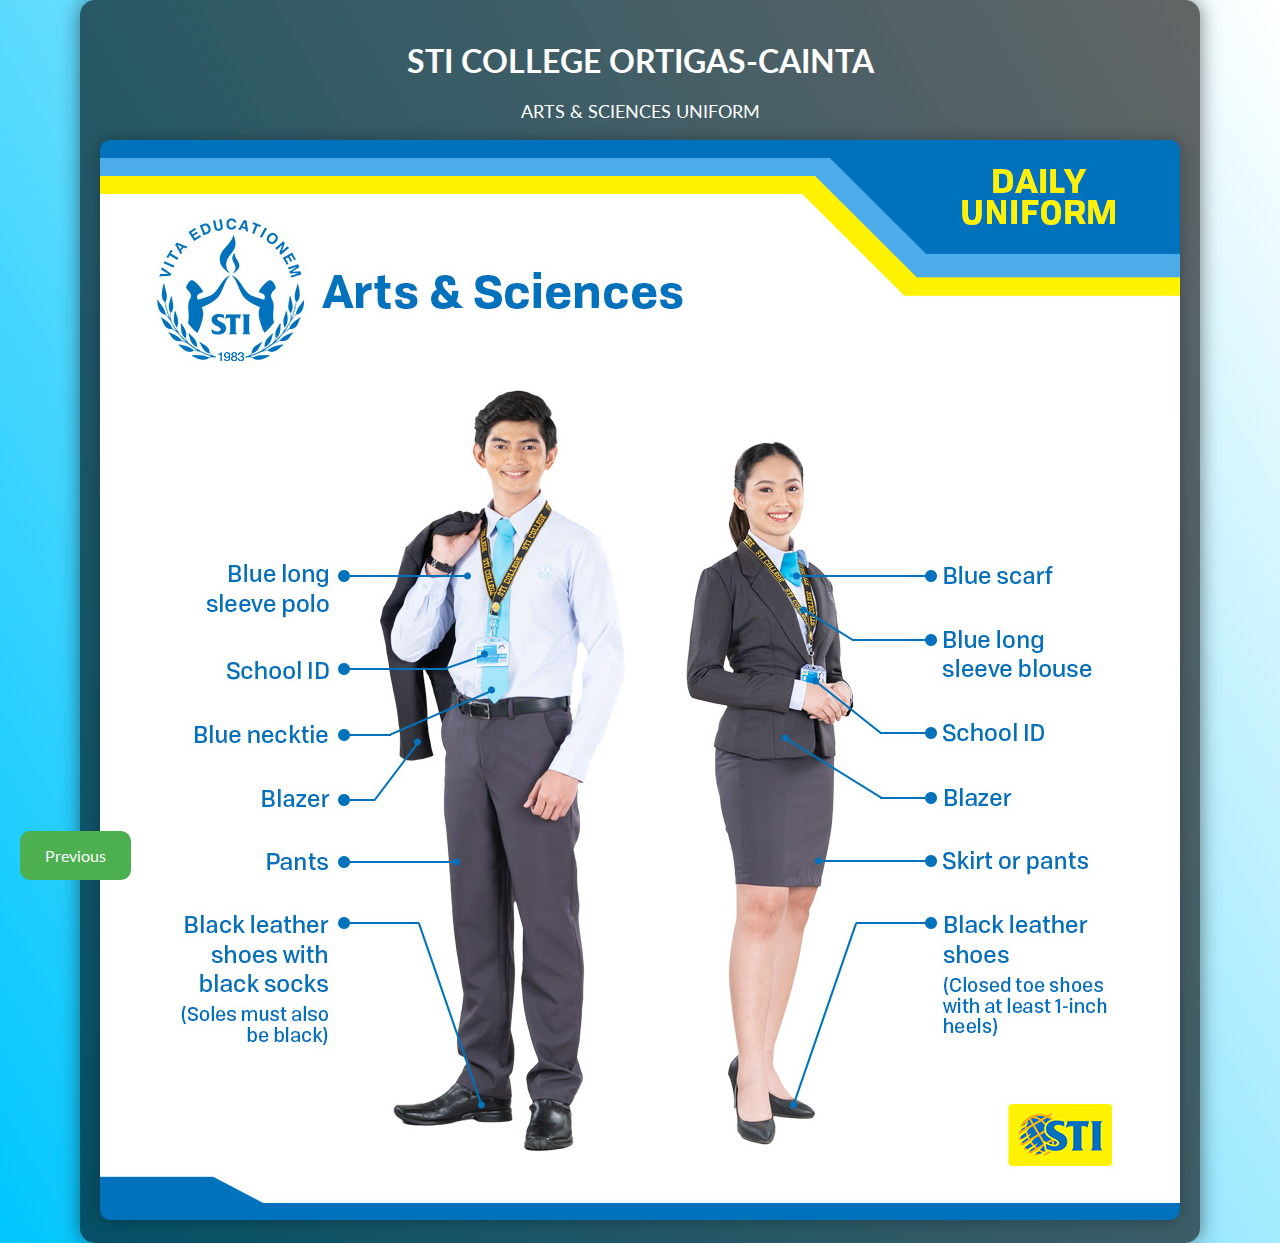
<file: ProWear!/ARTSSC.html>
<!DOCTYPE html>
<html lang="en">
<head>
    <meta charset="UTF-8">
    <meta name="viewport" content="width=device-width, initial-scale=1.0">
    <link rel="preconnect" href="https://fonts.googleapis.com">
    <link rel="preconnect" href="https://fonts.gstatic.com" crossorigin>
    <link href="https://fonts.googleapis.com/css2?family=Lato:ital,wght@0,100;0,300;0,400;0,700;0,900;1,100;1,300;1,400;1,700;1,900&display=swap" rel="stylesheet">
    <title>Cool Centered Image</title>
    <style>
        body {
            font-family: 'Lato', sans-serif;
            margin: 0;
            padding: 0;
            display: flex;
            justify-content: center;
            align-items: center;
            min-height: 100vh;
            background: linear-gradient(240deg, #ffffff, #00c6ff);
        }

        .container {
            position: relative;
            text-align: center;
            background: rgba(0, 0, 0, 0.6);
            padding: 20px;
            border-radius: 15px;
            box-shadow: 0 0 20px rgba(0, 0, 0, 0.5);
        }

        .container img {
            max-width: 100%;
            border-radius: 10px;
            box-shadow: 0 0 15px rgba(0, 0, 0, 0.3);
            transition: transform 0.3s ease;
        }

        .container img:hover {
            transform: scale(1.05);
        }

        .container h1 {
            color: white;
            margin-bottom: 20px;
        }

        .container p {
            color: white;
            font-size: 18px;
        }

        .prev-button {
            position: absolute;
            bottom: 20px;
            left: 20px;
            background-color: #4CAF50;
            border: none;
            color: white;
            padding: 15px 25px;
            text-align: center;
            text-decoration: none;
            font-size: 16px;
            cursor: pointer;
            border-radius: 10px;
            transition: background-color 0.3s ease;
        }

        .prev-button:hover {
            background-color: #45a049;
        }
    </style>
</head>
<body>
    <div class="container">
        <h1>STI COLLEGE ORTIGAS-CAINTA</h1>
        <p>ARTS & SCIENCES UNIFORM</p>
        <img src="./img/ARTS&SC.jpg" alt="Centered Image">
    </div>
    <a href="index.html" class="prev-button">Previous</a>
</body>
</html>
</file>
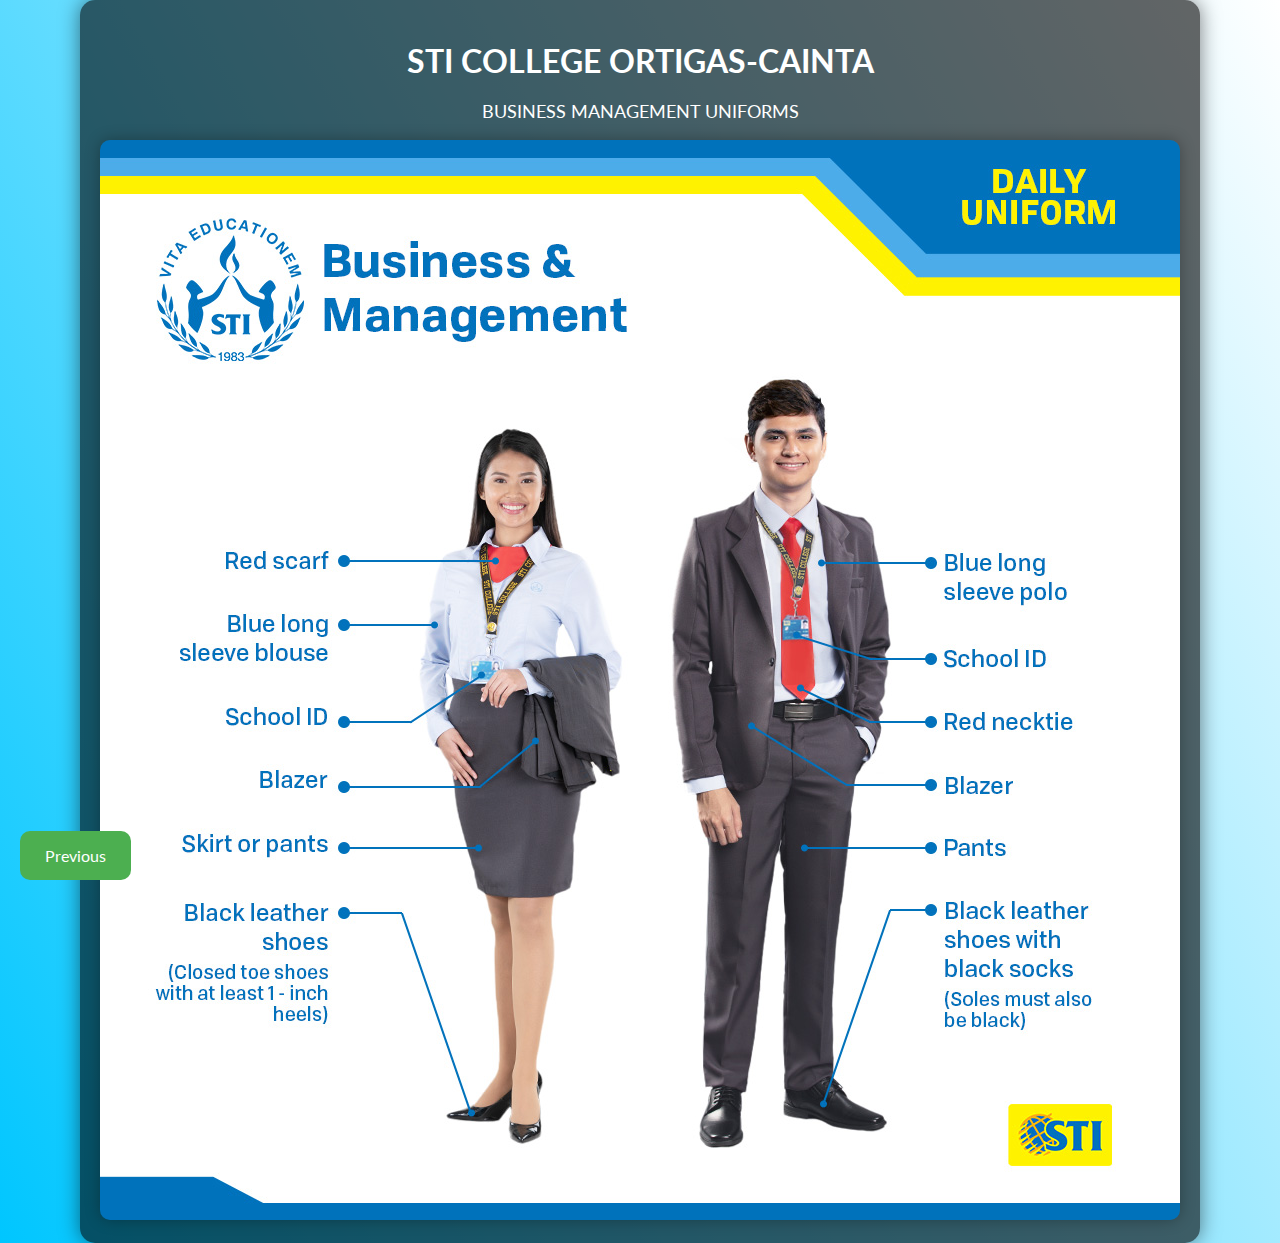
<file: ProWear!/BM.HTML>
<!DOCTYPE html>
<html lang="en">
<head>
    <meta charset="UTF-8">
    <meta name="viewport" content="width=device-width, initial-scale=1.0">
    <link rel="preconnect" href="https://fonts.googleapis.com">
    <link rel="preconnect" href="https://fonts.gstatic.com" crossorigin>
    <link href="https://fonts.googleapis.com/css2?family=Lato:ital,wght@0,100;0,300;0,400;0,700;0,900;1,100;1,300;1,400;1,700;1,900&display=swap" rel="stylesheet">
    <title>Cool Centered Image</title>
    <style>
        body {
            font-family: 'Lato', sans-serif;
            margin: 0;
            padding: 0;
            display: flex;
            justify-content: center;
            align-items: center;
            min-height: 100vh;
            background: linear-gradient(240deg, #ffffff, #00c6ff);
        }

        .container {
            position: relative;
            text-align: center;
            background: rgba(0, 0, 0, 0.6);
            padding: 20px;
            border-radius: 15px;
            box-shadow: 0 0 20px rgba(0, 0, 0, 0.5);
        }

        .container img {
            max-width: 100%;
            border-radius: 10px;
            box-shadow: 0 0 15px rgba(0, 0, 0, 0.3);
            transition: transform 0.3s ease;
        }

        .container img:hover {
            transform: scale(1.05);
        }

        .container h1 {
            color: white;
            margin-bottom: 20px;
        }

        .container p {
            color: white;
            font-size: 18px;
        }

        .prev-button {
            position: absolute;
            bottom: 20px;
            left: 20px;
            background-color: #4CAF50;
            border: none;
            color: white;
            padding: 15px 25px;
            text-align: center;
            text-decoration: none;
            font-size: 16px;
            cursor: pointer;
            border-radius: 10px;
            transition: background-color 0.3s ease;
        }

        .prev-button:hover {
            background-color: #45a049;
        }
    </style>
</head>
<body>
    <div class="container">
        <h1>STI COLLEGE ORTIGAS-CAINTA</h1>
        <p>BUSINESS MANAGEMENT UNIFORMS</p>
        <img src="./img/BMMABG.jpg" alt="Centered Image">
    </div>
    <a href="index.html" class="prev-button">Previous</a>
</body>
</html>
</file>
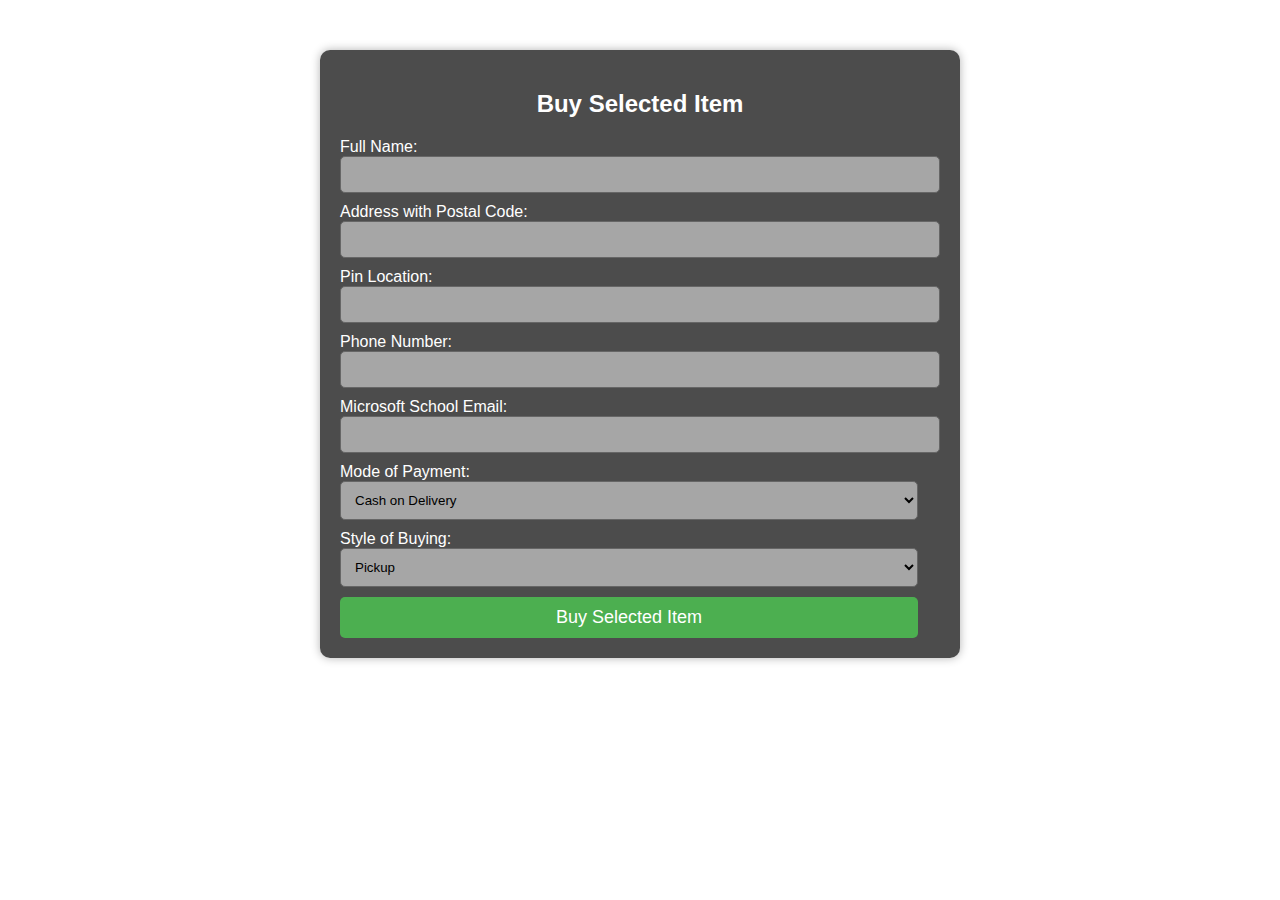
<file: ProWear!/BUY.html>
<!DOCTYPE html>
<html lang="en">
<head>
    <meta charset="UTF-8">
    <meta name="viewport" content="width=device-width, initial-scale=1.0">
    <title>Buy Now</title>
    <style>
        body {
            font-family: Arial, sans-serif;
            margin: 0;
            padding: 0;
            background-image: url(https://www.sti.edu/cms/images/school/all/orca.jpg);
            background-size: cover;
            background-position: center;
            color: white;
        }

        .container {
            max-width: 600px;
            margin: 50px auto;
            padding: 20px;
            border-radius: 10px;
            background-color: rgba(0, 0, 0, 0.7); /* Black transparent smoke style */
            box-shadow: 0 0 10px rgba(0, 0, 0, 0.3); /* Shadow effect */
        }

        input[type="text"],
        input[type="email"],
        select {
            width: calc(100% - 22px); /* Adjusted width to account for padding and border */
            padding: 10px;
            margin-bottom: 10px;
            border: 1px solid #666; /* Darker border color */
            border-radius: 5px;
            background-color: rgba(255, 255, 255, 0.5); /* Semi-transparent white background */
            color: black;
        }

        input[type="submit"] {
            width: calc(100% - 22px); /* Adjusted width to account for padding and border */
            padding: 10px 20px;
            background-color: #4CAF50;
            color: white;
            border: none;
            border-radius: 5px;
            font-size: 18px;
            cursor: pointer;
        }

        input[type="submit"]:hover {
            background-color: #45a049;
        }

        .message {
            margin-top: 20px;
            color: #4CAF50;
            font-weight: bold;
            text-align: center; /* Center align text */
        }

        a {
            display: block;
            text-align: center;
            margin-top: 20px;
            text-decoration: none;
            color: white;
        }

        a:hover {
            color: yellow;
        }

        /* Center align text */
        h2 {
            text-align: center;
        }
    </style>
</head>
<body>
    <div class="container">
        <h2>Buy Selected Item</h2>
        <form id="buyNowForm" action="#">
            <label for="fullName">Full Name:</label>
            <input type="text" id="fullName" name="fullName" required>

            <label for="address">Address with Postal Code:</label>
            <input type="text" id="address" name="address" required>

            <label for="pinLocation">Pin Location:</label>
            <input type="text" id="pinLocation" name="pinLocation" required>

            <label for="phoneNumber">Phone Number:</label>
            <input type="text" id="phoneNumber" name="phoneNumber" required>

            <label for="microsoftEmail">Microsoft School Email:</label>
            <input type="email" id="microsoftEmail" name="microsoftEmail" required>

            <label for="paymentMethod">Mode of Payment:</label>
            <select id="paymentMethod" name="paymentMethod" required>
                <option value="cashOnDelivery">Cash on Delivery</option>
                <option value="banking">Banking</option>
            </select>

            <label for="styleOfBuying">Style of Buying:</label>
            <select id="styleOfBuying" name="styleOfBuying" required>
                <option value="pickup">Pickup</option>
                <option value="delivery">Delivery</option>
            </select>

            <input type="submit" value="Buy Selected Item">
        </form>
        <div class="message" id="successMessage" style="display:none;">
            Order is being processed. Check your email shortly.
        </div>
    </div>

    <a href="index.html">Previous</a>

    <script>
        document.getElementById('buyNowForm').addEventListener('submit', function(event) {
            event.preventDefault(); 
            document.getElementById('successMessage').style.display = 'block';
         
        });
    </script>
</body>
</html>
</file>
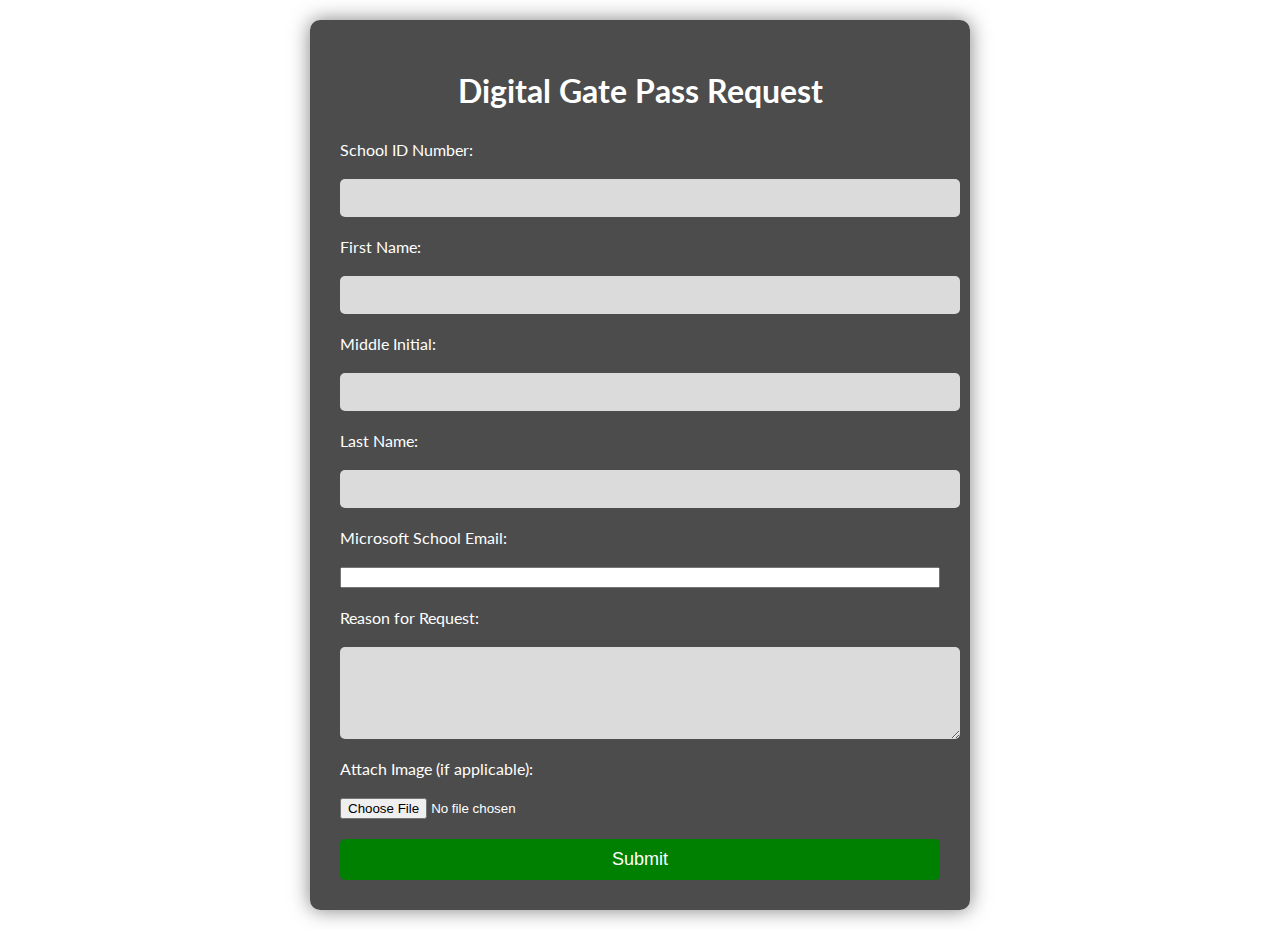
<file: ProWear!/gatepass.html>
<!DOCTYPE html>
<html lang="en">
<head>
    <meta charset="UTF-8">
    <meta name="viewport" content="width=device-width, initial-scale=1.0">
    <link rel="preconnect" href="https://fonts.googleapis.com">
    <link rel="preconnect" href="https://fonts.gstatic.com" crossorigin>
    <link href="https://fonts.googleapis.com/css2?family=Lato:ital,wght@0,100;0,300;0,400;0,700;0,900;1,100;1,300;1,400;1,700;1,900&display=swap" rel="stylesheet">
    <title>Digital Gate Pass Request</title>
    <style>
        body {
            font-family: "Lato", sans-serif;
            padding: 20px;
            margin: 0;
            background: url("https://scontent.fmnl8-1.fna.fbcdn.net/v/t39.30808-6/435349140_810819934411840_4756441670766134660_n.png?_nc_cat=106&ccb=1-7&_nc_sid=5f2048&_nc_ohc=bBLpSPC_dwcQ7kNvgEHMe8n&_nc_ht=scontent.fmnl8-1.fna&oh=00_AYChPRMj_42Hq2e_pTgTZeh_AfBgVUdlfdveFGXlD2S8BA&oe=665BF35E");
            background-size: cover;
            background-position: center;
            color: white;
        }

        .container {
            max-width: 600px;
            margin: 0 auto;
            background-color: rgba(0, 0, 0, 0.7);
            padding: 30px;
            border-radius: 10px;
            box-shadow: 0 0 20px rgba(0, 0, 0, 0.5);
        }

        h1 {
            text-align: center;
            margin-bottom: 30px;
        }

        form {
            display: grid;
            gap: 20px;
        }

        input[type="text"],
        textarea {
            width: 100%;
            padding: 10px;
            border: none;
            background-color: rgba(255, 255, 255, 0.8);
            border-radius: 5px;
            font-size: 16px;
        }

        input[type="file"] {
            cursor: pointer;
        }

        input[type="submit"] {
            padding: 10px 20px;
            background-color: green;
            color: white;
            border: none;
            border-radius: 5px;
            font-size: 18px;
            cursor: pointer;
        }

        .success-message {
            text-align: center;
            color: green;
            margin-top: 20px;
        }
    </style>
</head>
<body>
    <div class="container">
        <h1>Digital Gate Pass Request</h1>
        <form id="gatePassForm" action="#" method="post">
            <label for="schoolId">School ID Number:</label>
            <input type="text" id="schoolId" name="schoolId" required>

            <label for="firstName">First Name:</label>
            <input type="text" id="firstName" name="firstName" required>

            <label for="middleInitial">Middle Initial:</label>
            <input type="text" id="middleInitial" name="middleInitial" maxlength="1">

            <label for="lastName">Last Name:</label>
            <input type="text" id="lastName" name="lastName" required>

            <label for="schoolEmail">Microsoft School Email:</label>
            <input type="email" id="schoolEmail" name="schoolEmail" required>

            <label for="reason">Reason for Request:</label>
            <textarea id="reason" name="reason" rows="4" required></textarea>

            <label for="image">Attach Image (if applicable):</label>
            <input type="file" id="image" name="image">

            <input type="submit" value="Submit">
        </form>
        <div class="success-message" id="successMessage" style="display:none;">
            Request in Process, we will send the gatepass in your school email if approved
        </div>
    </div>

    <script>
        document.getElementById('gatePassForm').addEventListener('submit', function(event) {
            event.preventDefault(); // Prevent form submission
            // Display success message
            document.getElementById('successMessage').style.display = 'block';
            // You can add code here to submit the form data to your server using AJAX
            // Example: You can use fetch or XMLHttpRequest to send form data to your backend
            // Once the request is processed, you can display the success message or handle any errors accordingly
        });
    </script>
</body>
</html>
</file>
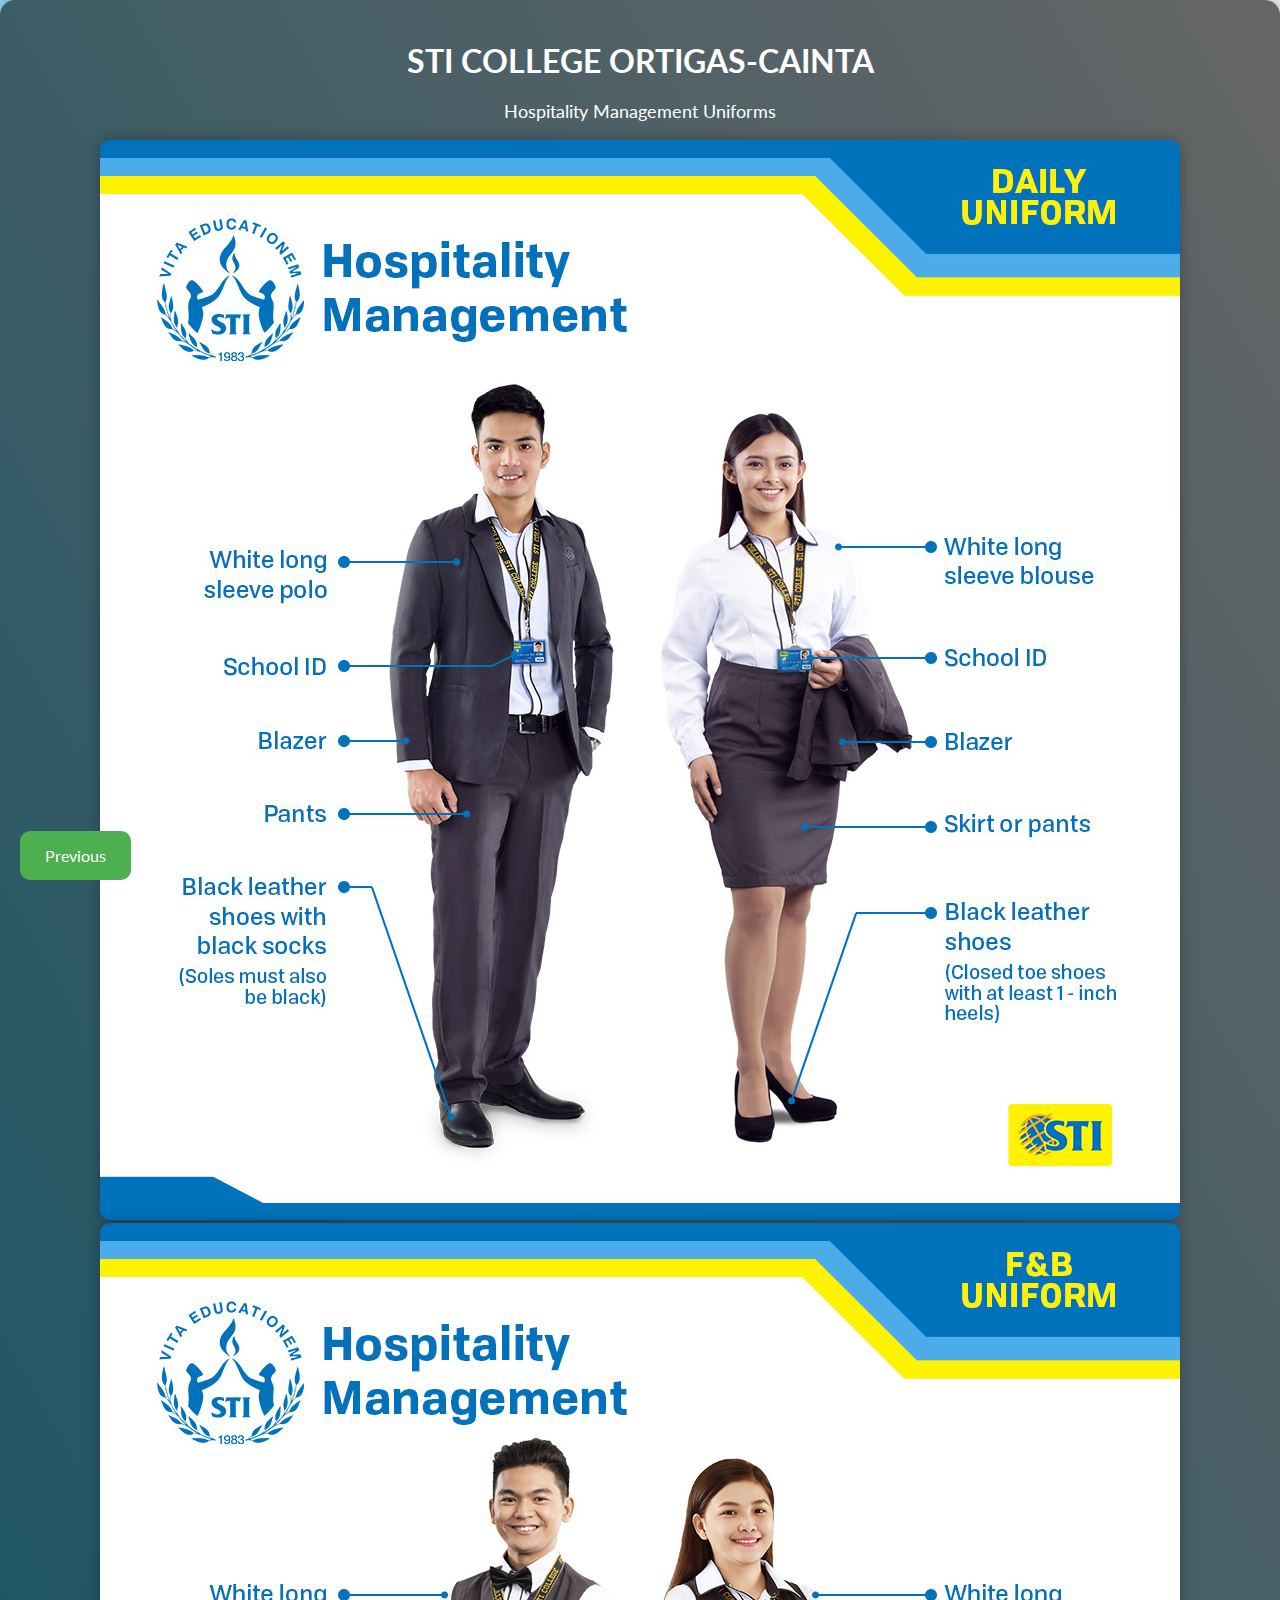
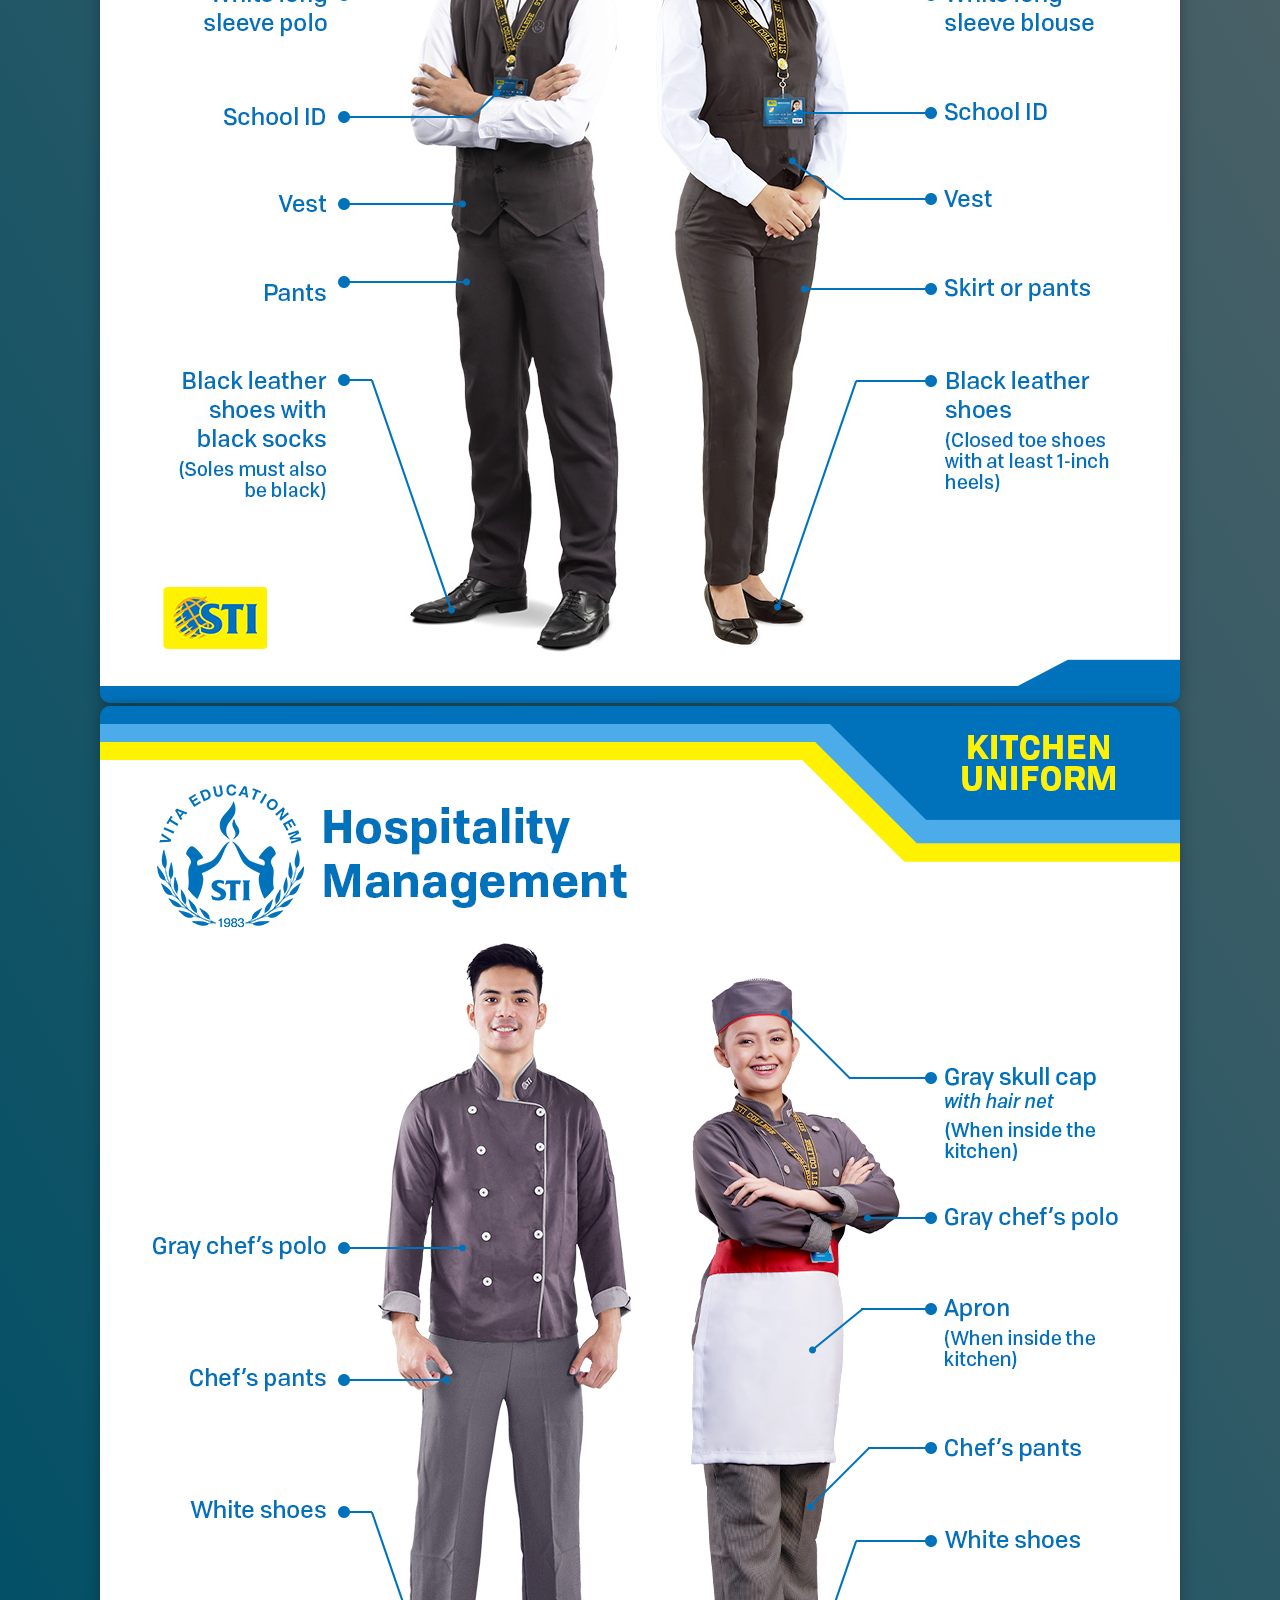
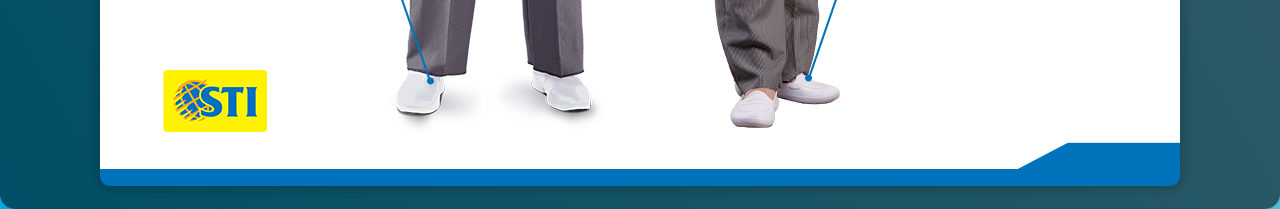
<file: ProWear!/HM.HTML>
<!DOCTYPE html>
<html lang="en">
<head>
    <meta charset="UTF-8">
    <meta name="viewport" content="width=device-width, initial-scale=1.0">
    <link rel="preconnect" href="https://fonts.googleapis.com">
    <link rel="preconnect" href="https://fonts.gstatic.com" crossorigin>
    <link href="https://fonts.googleapis.com/css2?family=Lato:ital,wght@0,100;0,300;0,400;0,700;0,900;1,100;1,300;1,400;1,700;1,900&display=swap" rel="stylesheet">
    <title>Cool Centered Image</title>
    <style>
        body {
            font-family: 'Lato', sans-serif;
            margin: 0;
            padding: 0;
            display: flex;
            justify-content: center;
            align-items: center;
            min-height: 100vh;
            background: linear-gradient(240deg, #ffffff, #00c6ff);
        }

        .container {
            position: relative;
            text-align: center;
            background: rgba(0, 0, 0, 0.6);
            padding: 20px;
            border-radius: 15px;
            box-shadow: 0 0 20px rgba(0, 0, 0, 0.5);
        }

        .container img {
            max-width: 100%;
            border-radius: 10px;
            box-shadow: 0 0 15px rgba(0, 0, 0, 0.3);
            transition: transform 0.3s ease;
        }

        .container img:hover {
            transform: scale(1.05);
        }

        .container h1 {
            color: white;
            margin-bottom: 20px;
        }

        .container p {
            color: white;
            font-size: 18px;
        }

        .prev-button {
            position: absolute;
            bottom: 20px;
            left: 20px;
            background-color: #4CAF50;
            border: none;
            color: white;
            padding: 15px 25px;
            text-align: center;
            text-decoration: none;
            font-size: 16px;
            cursor: pointer;
            border-radius: 10px;
            transition: background-color 0.3s ease;
        }

        .prev-button:hover {
            background-color: #45a049;
        }
    </style>
</head>
<body>
    <div class="container">
        <h1>STI COLLEGE ORTIGAS-CAINTA</h1>
        <p>Hospitality Management Uniforms</p>
        <img src="./img/HMBG.jpg" alt="Centered Image">
        <img src="./img/HM1BG.jpg" alt="Centered Image">
        <img src="./img/HM3BG.jpg" alt="Centered Image">
    </div>
    <a href="index.html" class="prev-button">Previous</a>
</body>
</html>
</file>
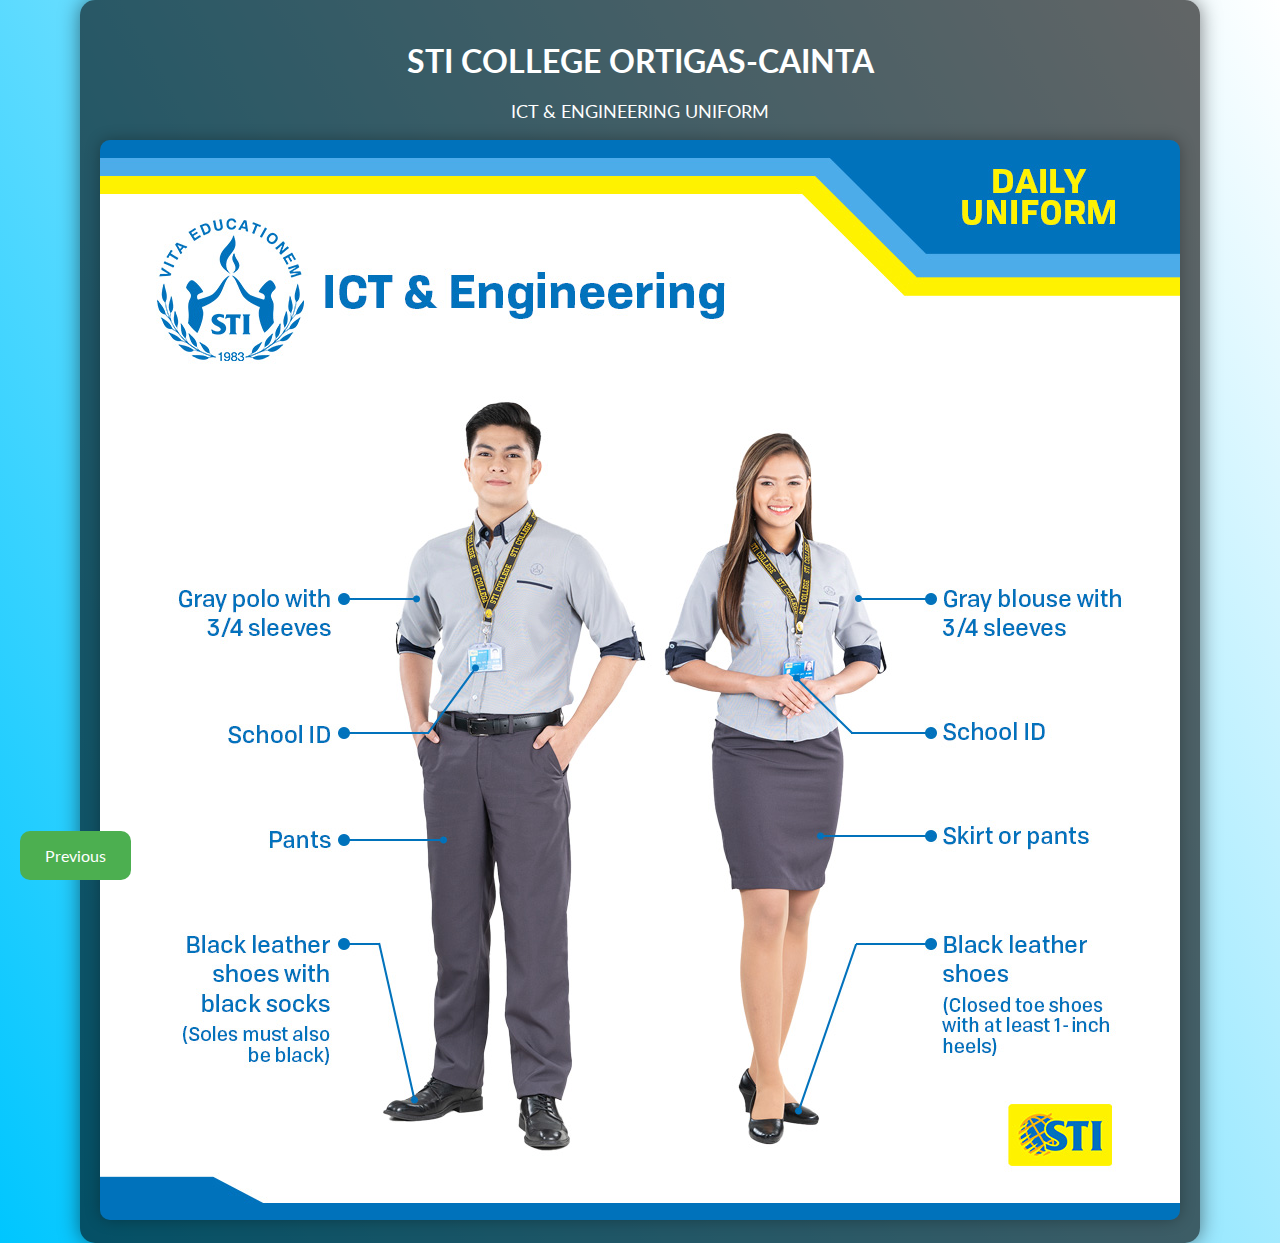
<file: ProWear!/ICT.html>
<!DOCTYPE html>
<html lang="en">
<head>
    <meta charset="UTF-8">
    <meta name="viewport" content="width=device-width, initial-scale=1.0">
    <link rel="preconnect" href="https://fonts.googleapis.com">
    <link rel="preconnect" href="https://fonts.gstatic.com" crossorigin>
    <link href="https://fonts.googleapis.com/css2?family=Lato:ital,wght@0,100;0,300;0,400;0,700;0,900;1,100;1,300;1,400;1,700;1,900&display=swap" rel="stylesheet">
    <title>Cool Centered Image</title>
    <style>
        body {
            font-family: 'Lato', sans-serif;
            margin: 0;
            padding: 0;
            display: flex;
            justify-content: center;
            align-items: center;
            min-height: 100vh;
            background: linear-gradient(240deg, #ffffff, #00c6ff);
        }

        .container {
            position: relative;
            text-align: center;
            background: rgba(0, 0, 0, 0.6);
            padding: 20px;
            border-radius: 15px;
            box-shadow: 0 0 20px rgba(0, 0, 0, 0.5);
        }

        .container img {
            max-width: 100%;
            border-radius: 10px;
            box-shadow: 0 0 15px rgba(0, 0, 0, 0.3);
            transition: transform 0.3s ease;
        }

        .container img:hover {
            transform: scale(1.05);
        }

        .container h1 {
            color: white;
            margin-bottom: 20px;
        }

        .container p {
            color: white;
            font-size: 18px;
        }

        .prev-button {
            position: absolute;
            bottom: 20px;
            left: 20px;
            background-color: #4CAF50;
            border: none;
            color: white;
            padding: 15px 25px;
            text-align: center;
            text-decoration: none;
            font-size: 16px;
            cursor: pointer;
            border-radius: 10px;
            transition: background-color 0.3s ease;
        }

        .prev-button:hover {
            background-color: #45a049;
        }
    </style>
</head>
<body>
    <div class="container">
        <h1>STI COLLEGE ORTIGAS-CAINTA</h1>
        <p>ICT & ENGINEERING UNIFORM</p>
        <img src="./img/ICT&ENG.jpg" alt="Centered Image">
    </div>
    <a href="index.html" class="prev-button">Previous</a>
</body>
</html>
</file>
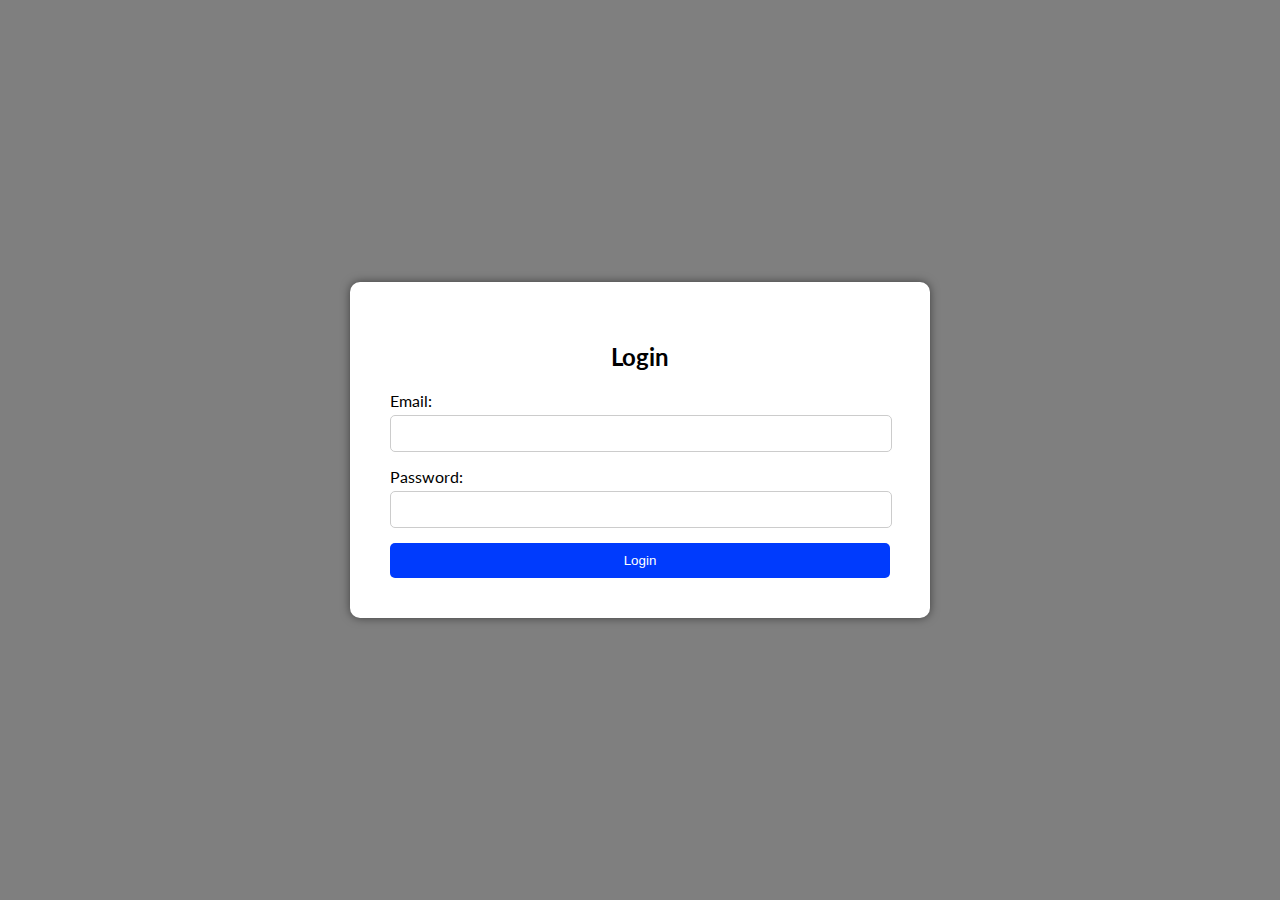
<file: ProWear!/login.html>
<!DOCTYPE html>
<html lang="en">
<head>
    <meta charset="UTF-8">
    <meta name="viewport" content="width=device-width, initial-scale=1.0">
    <link rel="preconnect" href="https://fonts.googleapis.com">
    <link rel="preconnect" href="https://fonts.gstatic.com" crossorigin>
    <link href="https://fonts.googleapis.com/css2?family=Lato:ital,wght@0,100;0,300;0,400;0,700;0,900;1,100;1,300;1,400;1,700;1,900&display=swap" rel="stylesheet">
    <link rel="stylesheet" href="style.css">
    <title>Login</title>
    <style>
        body {
            margin: 0;
            padding: 0;
            display: flex;
            justify-content: center;
            align-items: center;
            height: 100vh;
            background-color: rgba(0, 0, 0, 0.5); /* Black with transparency */
            transition: background-color 0.5s; /* Smooth transition for background color */
        }

        .login-container {
            background-color: white;
            padding: 40px; /* Adjust padding as needed */
            border-radius: 10px;
            box-shadow: 0px 0px 10px rgba(0, 0, 0, 0.5); /* Smokey box shadow */
            width: 500px; /* Adjust the width as needed */
            transition: transform 0.5s ease-in-out; /* Smooth transition for container */
            animation: morph 0.5s ease-in-out; /* Morphing animation */
        }

        .form-group {
            margin-bottom: 15px;
        }

        label {
            display: block;
            margin-bottom: 5px;
        }

        input[type="email"],
        input[type="password"] {
            width: calc(100% - 20px); /* Adjusted width with padding */
            padding: 10px;
            border-radius: 5px;
            border: 1px solid #ccc;
        }

        button[type="submit"] {
            width: 100%;
            padding: 10px;
            background-color: #003bfd;
            color: white;
            border: none;
            border-radius: 5px;
            cursor: pointer;
        }

        button[type="submit"]:hover {
            background-color: #001e6b;
        }

        h2 {
            text-align: center;
        }

        @keyframes morph {
            0% {
                transform: scale(0.5);
            }
            100% {
                transform: scale(1);
            }
        }
    </style>
</head>
<body>
    <div class="login-container">
        <h2>Login</h2>
        <form id="login-form">
            <div class="form-group">
                <label for="email">Email:</label>
                <input type="email" id="email" name="email" required>
            </div>
            <div class="form-group">
                <label for="password">Password:</label>
                <input type="password" id="password" name="password" required>
            </div>
            <button type="submit">Login</button>
        </form>
    </div>

    <script>
        document.getElementById('login-form').addEventListener('submit', function(event) {
            event.preventDefault(); // Prevent form submission
            
            // Change background color before transition
            document.body.style.backgroundColor = 'rgba(0, 0, 0, 0)'; // Set background to fully transparent
            
            // Transition to index.html after a delay
            setTimeout(function() {
                window.location.href = 'index.html';
            }, 500); // 500ms delay
        });
    </script>
</body>
</html>
</file>
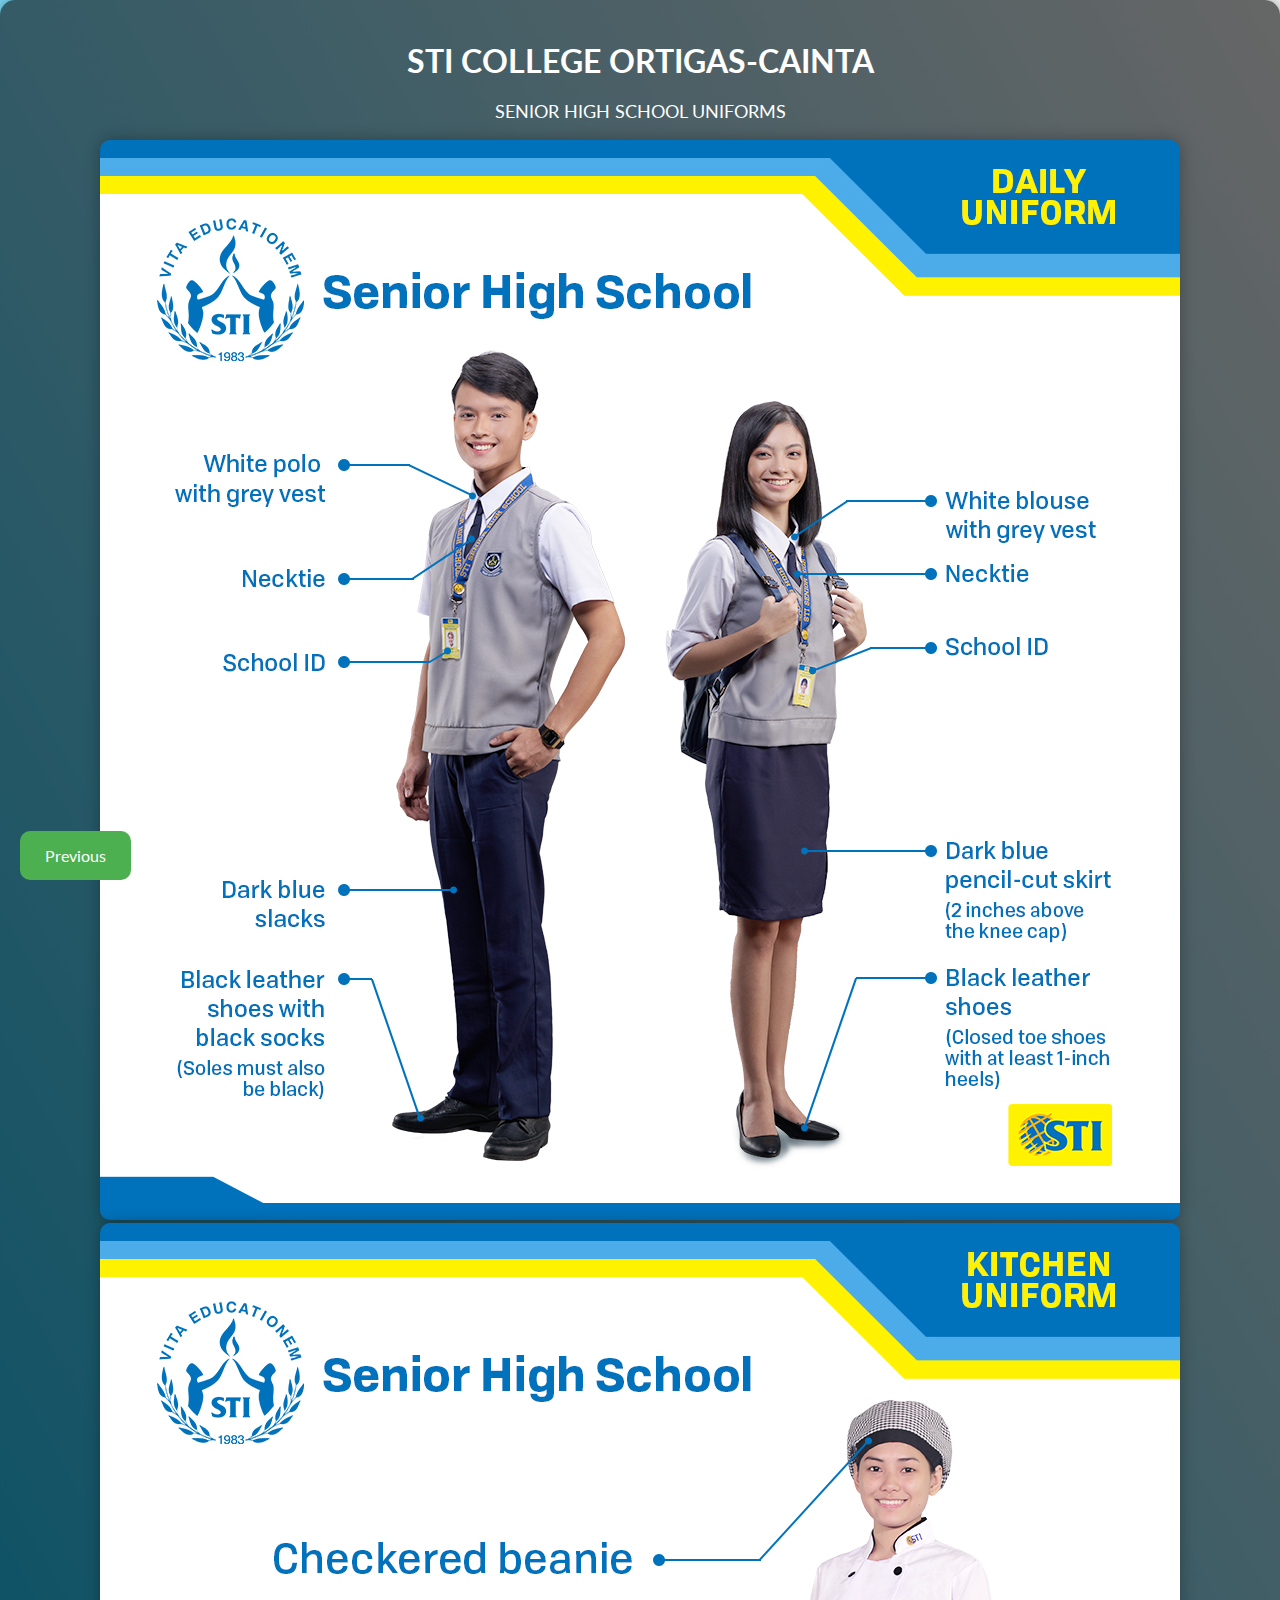
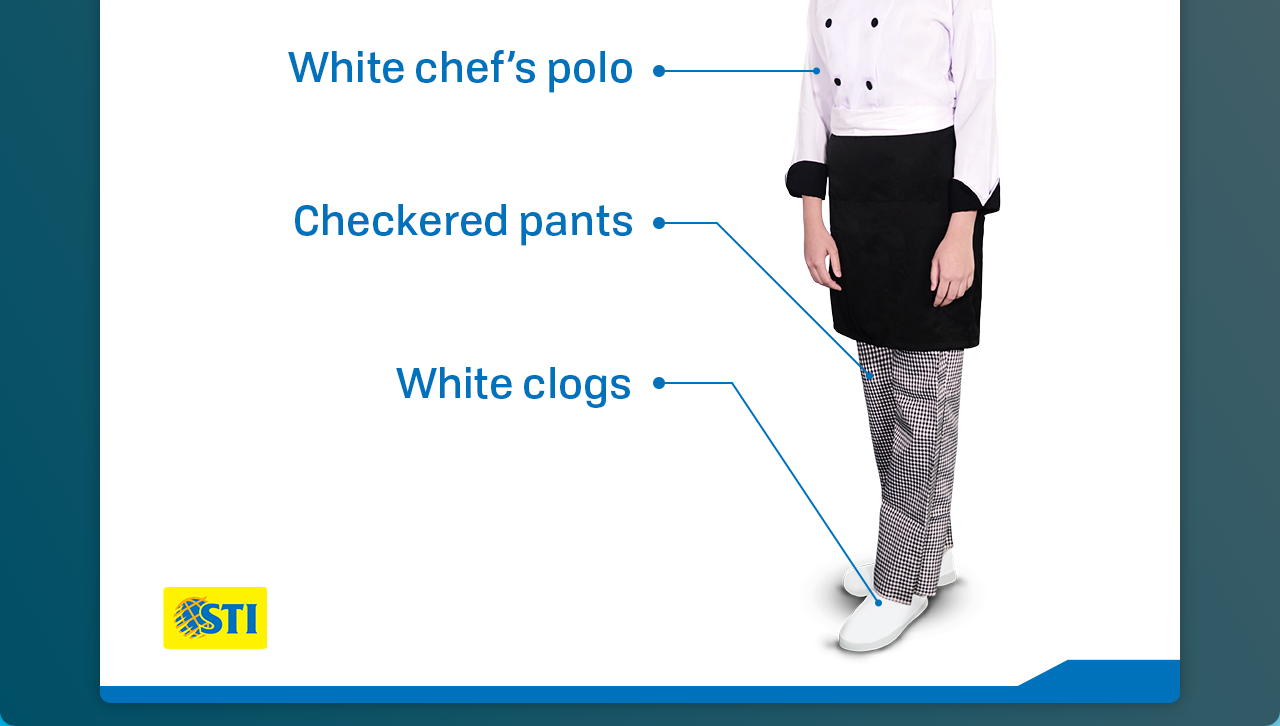
<file: ProWear!/SHS.html>
<!DOCTYPE html>
<html lang="en">
<head>
    <meta charset="UTF-8">
    <meta name="viewport" content="width=device-width, initial-scale=1.0">
    <link rel="preconnect" href="https://fonts.googleapis.com">
    <link rel="preconnect" href="https://fonts.gstatic.com" crossorigin>
    <link href="https://fonts.googleapis.com/css2?family=Lato:ital,wght@0,100;0,300;0,400;0,700;0,900;1,100;1,300;1,400;1,700;1,900&display=swap" rel="stylesheet">
    <title>Cool Centered Image</title>
    <style>
        body {
            font-family: 'Lato', sans-serif;
            margin: 0;
            padding: 0;
            display: flex;
            justify-content: center;
            align-items: center;
            min-height: 100vh;
            background: linear-gradient(240deg, #ffffff, #00c6ff);
        }

        .container {
            position: relative;
            text-align: center;
            background: rgba(0, 0, 0, 0.6);
            padding: 20px;
            border-radius: 15px;
            box-shadow: 0 0 20px rgba(0, 0, 0, 0.5);
        }

        .container img {
            max-width: 100%;
            border-radius: 10px;
            box-shadow: 0 0 15px rgba(0, 0, 0, 0.3);
            transition: transform 0.3s ease;
        }

        .container img:hover {
            transform: scale(1.05);
        }

        .container h1 {
            color: white;
            margin-bottom: 20px;
        }

        .container p {
            color: white;
            font-size: 18px;
        }

        .prev-button {
            position: absolute;
            bottom: 20px;
            left: 20px;
            background-color: #4CAF50;
            border: none;
            color: white;
            padding: 15px 25px;
            text-align: center;
            text-decoration: none;
            font-size: 16px;
            cursor: pointer;
            border-radius: 10px;
            transition: background-color 0.3s ease;
        }

        .prev-button:hover {
            background-color: #45a049;
        }
    </style>
</head>
<body>
    <div class="container">
        <h1>STI COLLEGE ORTIGAS-CAINTA</h1>
        <p>SENIOR HIGH SCHOOL UNIFORMS</p>
        <img src="./img/SHSBG.jpg" alt="Centered Image">
        <img src="./img/SHSKTCHBG.jpg" alt="Centered Image">
    </div>
    <a href="index.html" class="prev-button">Previous</a>
</body>
</html>
</file>
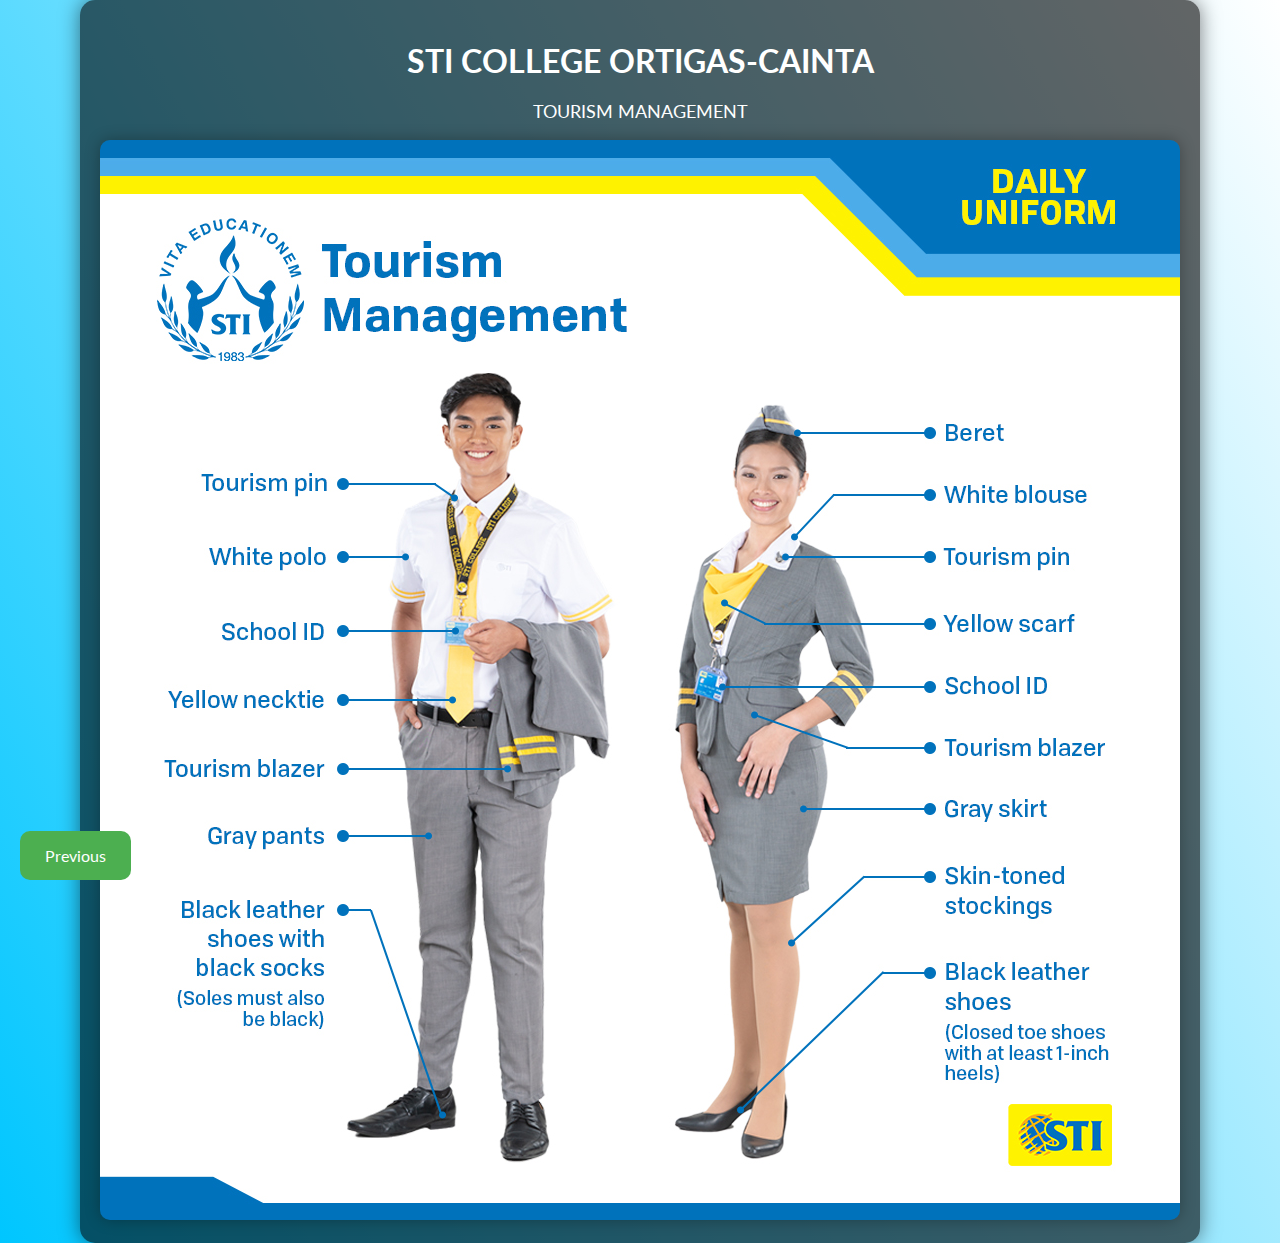
<file: ProWear!/TM.HTML>
<!DOCTYPE html>
<html lang="en">
<head>
    <meta charset="UTF-8">
    <meta name="viewport" content="width=device-width, initial-scale=1.0">
    <link rel="preconnect" href="https://fonts.googleapis.com">
    <link rel="preconnect" href="https://fonts.gstatic.com" crossorigin>
    <link href="https://fonts.googleapis.com/css2?family=Lato:ital,wght@0,100;0,300;0,400;0,700;0,900;1,100;1,300;1,400;1,700;1,900&display=swap" rel="stylesheet">
    <title>Cool Centered Image</title>
    <style>
        body {
            font-family: 'Lato', sans-serif;
            margin: 0;
            padding: 0;
            display: flex;
            justify-content: center;
            align-items: center;
            min-height: 100vh;
            background: linear-gradient(240deg, #ffffff, #00c6ff);
        }

        .container {
            position: relative;
            text-align: center;
            background: rgba(0, 0, 0, 0.6);
            padding: 20px;
            border-radius: 15px;
            box-shadow: 0 0 20px rgba(0, 0, 0, 0.5);
        }

        .container img {
            max-width: 100%;
            border-radius: 10px;
            box-shadow: 0 0 15px rgba(0, 0, 0, 0.3);
            transition: transform 0.3s ease;
        }

        .container img:hover {
            transform: scale(1.05);
        }

        .container h1 {
            color: white;
            margin-bottom: 20px;
        }

        .container p {
            color: white;
            font-size: 18px;
        }

        .prev-button {
            position: absolute;
            bottom: 20px;
            left: 20px;
            background-color: #4CAF50;
            border: none;
            color: white;
            padding: 15px 25px;
            text-align: center;
            text-decoration: none;
            font-size: 16px;
            cursor: pointer;
            border-radius: 10px;
            transition: background-color 0.3s ease;
        }

        .prev-button:hover {
            background-color: #45a049;
        }
    </style>
</head>
<body>
    <div class="container">
        <h1>STI COLLEGE ORTIGAS-CAINTA</h1>
        <p>TOURISM MANAGEMENT</p>
        <img src="./img/TMBG.jpg" alt="Centered Image">
    </div>
    <a href="index.html" class="prev-button">Previous</a>
</body>
</html>
</file>
<file: ProWear!/style.css>
body {
    font-family: "Lato", sans-serif;
    padding: 0;
    margin: 0;
    background-image: url(https://www.sti.edu/cms/images/school/all/orca.jpg);
    background-size: cover; /* Ensure the background image covers the entire body */
    background-position: center; /* Center the background image */
}

nav {
    background:linear-gradient(240deg, lightgray,yellow,#003bfd);
    color: black;
    padding: 20px 50px;
}

.navTop {
    display: flex;
    align-items: center;
    justify-content: space-between;
    height:100px;

}

.limitedOfferContainer {
    position: relative;
    display: inline-block; /* Ensure the container only takes up the necessary width */
}

.limitedOffer {
    display: block;
    position: relative;
    z-index: 1; /* Ensure the text appears above the box */
    background-color: #003bfd; /* Box background color */
    color: white; /* Text color */
    padding: 10px; /* Adjust padding as needed */
    border-radius: 5px; /* Rounded corners for the box */
    text-decoration: none; /* Remove underline from the link */
    text-align: center; /* Center the text */
}

.limitedOffer:hover {
    background-color: #001e6b; /* Change box background color on hover */
}

.limitedOffer img {
    position: absolute;
    bottom: -10px; /* Adjust the distance between text and image */
    left: 50%;
    transform: translateX(-50%); /* Center the image horizontally */
}

@keyframes glow {
    0% { text-shadow: 0 0 10px rgba(255,255,255,0.7); }
    50% { text-shadow: 0 0 20px rgba(255,255,255,0.9), 0 0 30px rgba(255,255,255,0.5); }
    100% { text-shadow: 0 0 10px rgba(255,255,255,0.7); }
}

.navBottom {
    display: flex;
    align-items: center;
    justify-content: center;
    position: relative; /* Position relative for pseudo-element */
    z-index: 1; /* Ensure it's above the pseudo-element */
}

.navBottom::before {
    content: "";
    position: absolute;
    top: 0;
    left: 0;
    width: 100%;
    height: 100%;
    background: linear-gradient(rgba(0, 0, 0, 0.7), rgba(0, 0, 0, 0.7)); /* Transparent black gradient */
    z-index: -1; /* Ensure it's behind the content */
}

.menuItem {
    margin-right: 50px;
    cursor: pointer;
    color: white; /* Change font color to white */
    font-weight: 400;
    animation: glow 1.5s infinite alternate; /* Apply animation */
    transition: color 0.3s; /* Add transition effect for color change */
}

.menuItem a {
    text-decoration: none; /* Remove underline */
    color: inherit; /* Inherit color from parent */
}

.menuItem:hover {
    color: yellow; /* Change font color to yellow on hover */
    animation: none; /* Remove animation on hover */
}

/* Animation keyframes for glowing effect */
@keyframes glow {
    0% { text-shadow: 0 0 10px rgba(255,255,255,0.7); }
    50% { text-shadow: 0 0 20px rgba(255,255,255,0.9), 0 0 30px rgba(255,255,255,0.5); }
    100% { text-shadow: 0 0 10px rgba(255,255,255,0.7); }
}


/* Animation keyframes for glowing effect */
@keyframes glow {
    0% { text-shadow: 0 0 10px rgba(255,255,255,0.7); }
    50% { text-shadow: 0 0 20px rgba(255,255,255,0.9), 0 0 30px rgba(255,255,255,0.5); }
    100% { text-shadow: 0 0 10px rgba(255,255,255,0.7); }
}

.items {
    display: flex;
    flex-wrap: wrap;
    justify-content: center;
    gap: 20px; /* Add space between items */
    padding: 20px; /* Add padding around items */
}

.item {
    width: 300px; /* Set width of each item */
    border: 1px solid black; /* Add border for clarity */
    padding: 20px; /* Add padding within items */
    text-align: center; /* Center align text */
}

.itemImg {
    max-width: 100%;
    height: auto;
}

.itemTitle {
    font-size: 24px;
    margin-top: 10px;
}

.itemPrice {
    font-size: 18px;
    color: green;
    margin-top: 10px;
}

.buyButton {
    padding: 10px 20px;
    background-color: green;
    color: white;
    border: none;
    border-radius: 5px;
    font-size: 20px;
    cursor: pointer;
    margin-top: 10px;
}

.item {
    width: 300px;
    border: 1px solid #ccc; 
    padding: 20px; 
    text-align: center; 
    background: rgba(0, 0, 0, 0.5);
    color: white; 
}

.menuItem {
    margin-right: 50px;
    cursor: pointer;
    color: black;
    font-weight: 400;
    position: relative;
}

.menuItem::after {
    content: "";
    position: absolute;
    bottom: -4px;
    left: 0;
    width: 0;
    height: 4px;
    background-color: blue; /* Adjust color as needed */
    transition: width 0.3s ease; /* Transition effect */
}

.menuItem:hover::after {
    width: 100%; /* Expand the line on hover */
}

.buyButton {
    padding: 10px 20px;
    background-color: lightgreen; /* Change to light green */
    color: white;
    border: none;
    border-radius: 5px;
    font-size: 20px;
    cursor: pointer;
    margin-top: 10px;
    position: relative;
    overflow: hidden;
    transition: background-color 0.3s; /* Transition effect for background color */
}

.buyButton::before {
    content: "";
    position: absolute;
    background: none; /* Remove white-ish overlay */
    top: 50%;
    left: 50%;
    width: 300%;
    height: 300%;
    border-radius: 50%;
    z-index: 0;
    transition: width 0.3s, height 0.3s, top 0.3s, left 0.3s; /* Transition effect for overlay */
    transform: translate(-50%, -50%);
}

.buyButton:hover {
    background-color: green; /* Change to fully green on hover */
}

.buyButton:hover::before {
    width: 0;
    height: 0;
    top: 50%;
    left: 50%;
}
</file>
